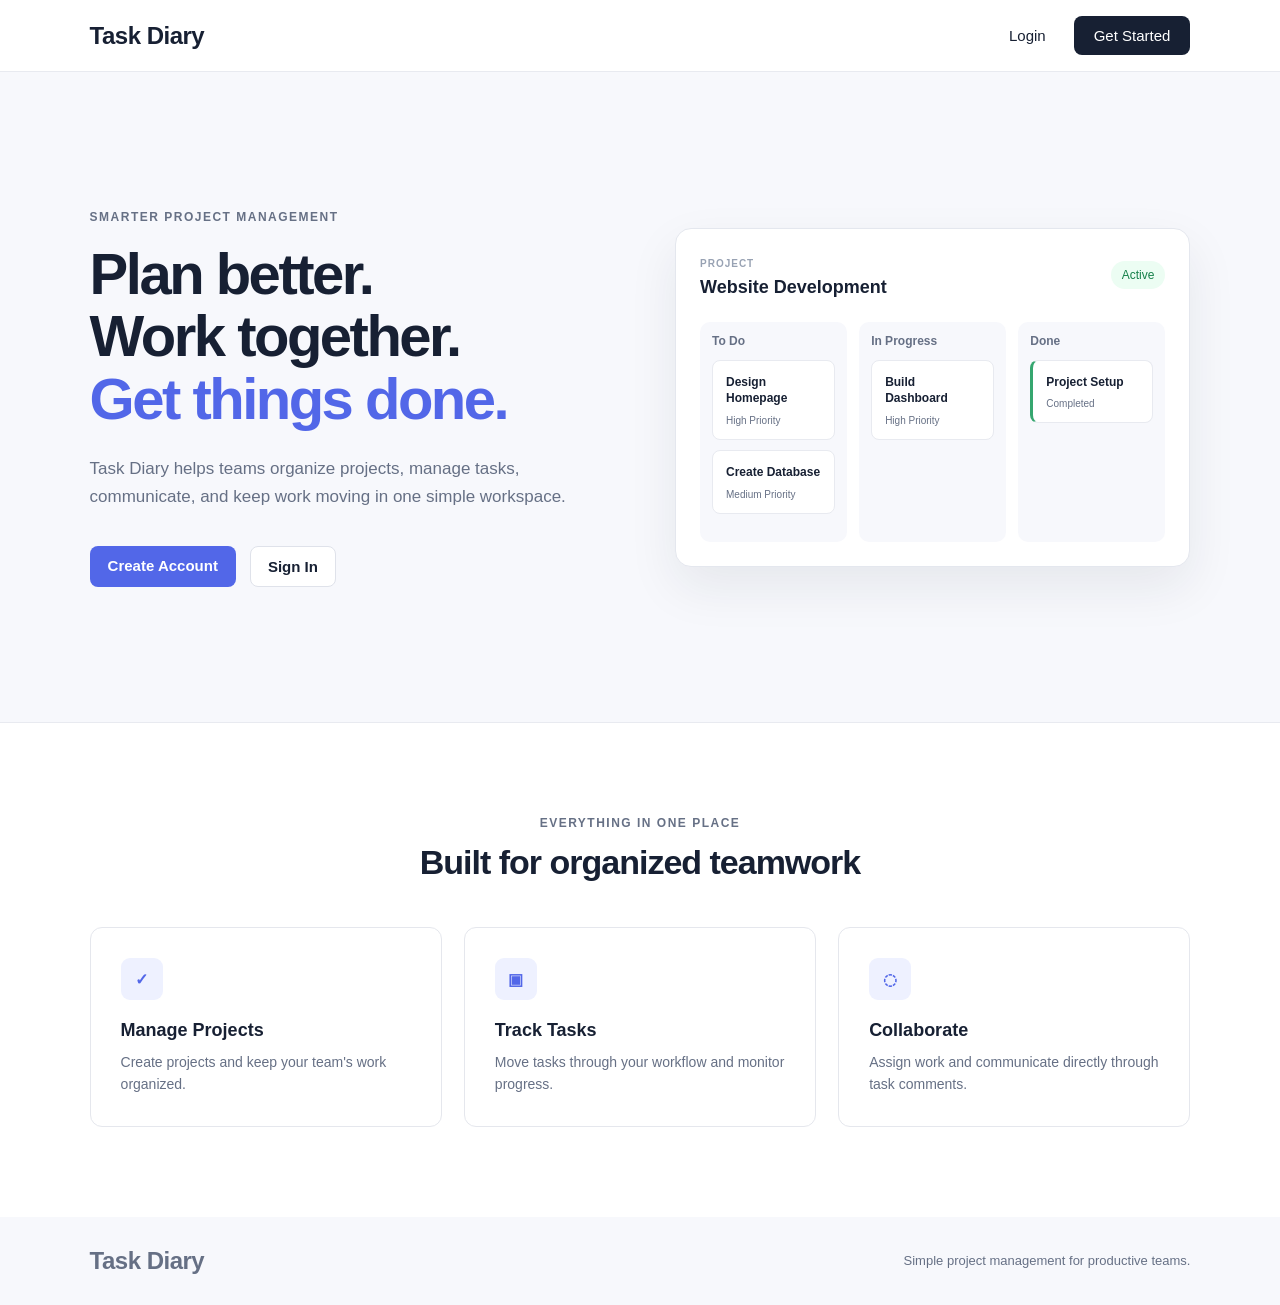
<file: frontend/index.html>
<!DOCTYPE html>
<html lang="en">
<head>
    <meta charset="UTF-8">
    <meta name="viewport" content="width=device-width, initial-scale=1.0">
    <title>Task Diary</title>
    <link rel="stylesheet" href="css/style.css">
</head>
<body>

    <header class="navbar">
        <div class="logo">Task Diary</div>

        <nav>
            <a href="login.html">Login</a>
            <a href="register.html" class="nav-button">Get Started</a>
        </nav>
    </header>

    <main class="hero">
        <div class="hero-content">
            <span class="hero-tag">SMARTER PROJECT MANAGEMENT</span>

            <h1>
                Plan better.<br>
                Work together.<br>
                <span>Get things done.</span>
            </h1>

            <p>
                Task Diary helps teams organize projects, manage tasks,
                communicate, and keep work moving in one simple workspace.
            </p>

            <div class="hero-actions">
                <a href="register.html" class="primary-button">Create Account</a>
                <a href="login.html" class="secondary-button">Sign In</a>
            </div>
        </div>

        <div class="hero-board">
            <div class="board-header">
                <div>
                    <span>PROJECT</span>
                    <h3>Website Development</h3>
                </div>
                <span class="board-status">Active</span>
            </div>

            <div class="mini-board">
                <div class="mini-column">
                    <h4>To Do</h4>

                    <div class="mini-card">
                        <strong>Design Homepage</strong>
                        <small>High Priority</small>
                    </div>

                    <div class="mini-card">
                        <strong>Create Database</strong>
                        <small>Medium Priority</small>
                    </div>
                </div>

                <div class="mini-column">
                    <h4>In Progress</h4>

                    <div class="mini-card">
                        <strong>Build Dashboard</strong>
                        <small>High Priority</small>
                    </div>
                </div>

                <div class="mini-column">
                    <h4>Done</h4>

                    <div class="mini-card completed">
                        <strong>Project Setup</strong>
                        <small>Completed</small>
                    </div>
                </div>
            </div>
        </div>
    </main>

    <section class="features">
        <div class="section-heading">
            <span>EVERYTHING IN ONE PLACE</span>
            <h2>Built for organized teamwork</h2>
        </div>

        <div class="feature-grid">
            <div class="feature-card">
                <div class="feature-icon">✓</div>
                <h3>Manage Projects</h3>
                <p>Create projects and keep your team's work organized.</p>
            </div>

            <div class="feature-card">
                <div class="feature-icon">▣</div>
                <h3>Track Tasks</h3>
                <p>Move tasks through your workflow and monitor progress.</p>
            </div>

            <div class="feature-card">
                <div class="feature-icon">◌</div>
                <h3>Collaborate</h3>
                <p>Assign work and communicate directly through task comments.</p>
            </div>
        </div>
    </section>

    <footer>
        <div class="logo">Task Diary</div>
        <p>Simple project management for productive teams.</p>
    </footer>

</body>
</html>
</file>
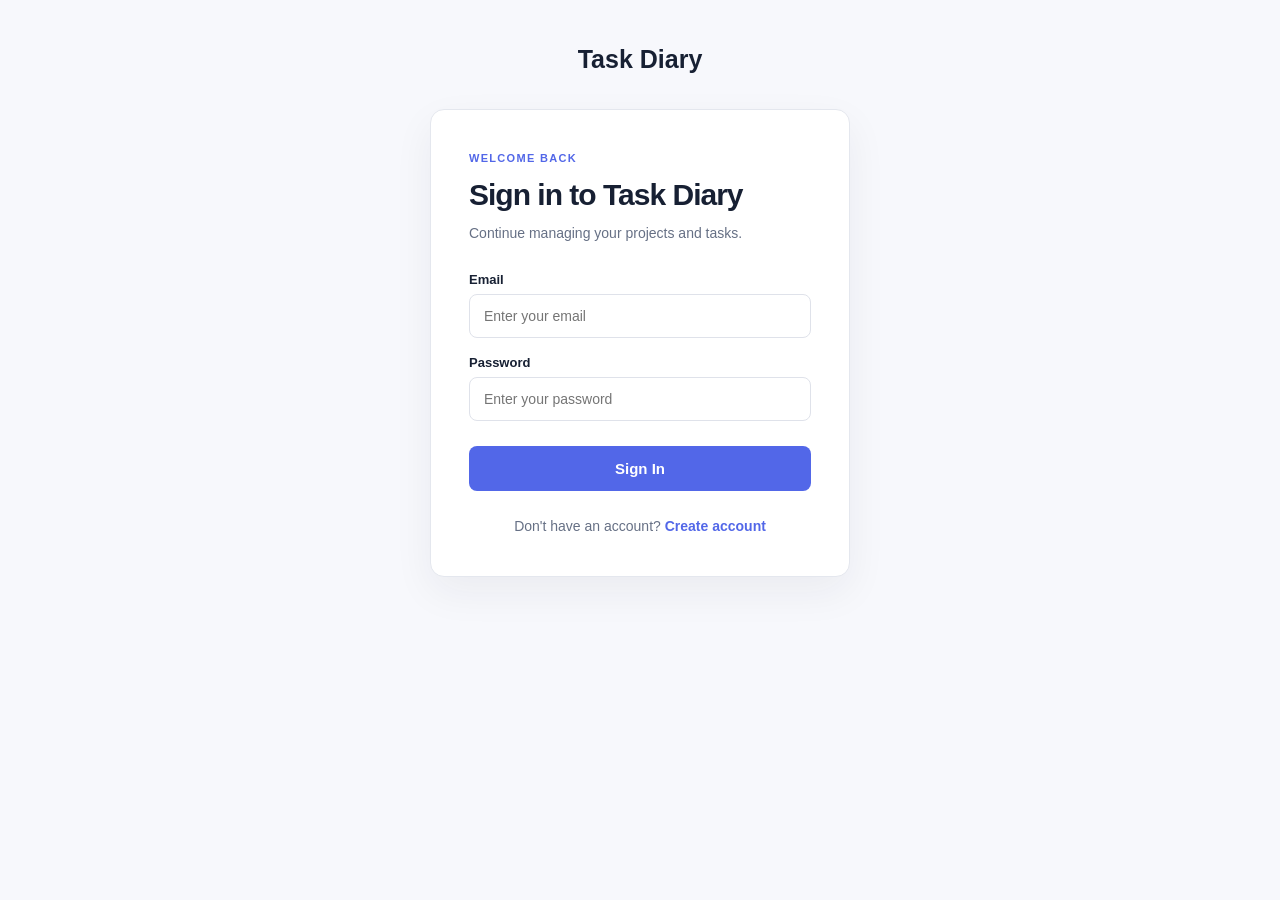
<file: frontend/dashboard.html>
<!DOCTYPE html>
<html lang="en">
<head>
    <meta charset="UTF-8">
    <meta name="viewport" content="width=device-width, initial-scale=1.0">
    <title>Dashboard - Task Diary</title>
    <link rel="stylesheet" href="css/style.css">
</head>
<body class="dashboard-page">

    <header class="dashboard-navbar">
        <a href="dashboard.html" class="dashboard-logo">Task Diary</a>

        <nav class="dashboard-nav">
            <span id="userName"></span>
            <button id="logoutButton">Logout</button>
        </nav>
    </header>

    <main class="dashboard-container">

        <section class="dashboard-welcome">
            <div>
                <span class="dashboard-label">YOUR WORKSPACE</span>
                <h1>Welcome back, <span id="welcomeName"></span> 👋</h1>
                <p>Keep your projects organized and your work moving forward.</p>
            </div>

            <button id="newProjectButton" class="primary-button">
                + New Project
            </button>
        </section>

        <section class="stats-grid">
            <div class="stat-card">
                <span>Projects</span>
                <strong id="projectCount">0</strong>
            </div>

            <div class="stat-card">
                <span>Total Tasks</span>
                <strong id="taskCount">0</strong>
            </div>

            <div class="stat-card">
                <span>In Progress</span>
                <strong id="progressCount">0</strong>
            </div>

            <div class="stat-card">
                <span>Completed</span>
                <strong id="completedCount">0</strong>
            </div>
        </section>

        <section class="projects-section">
            <div class="section-top">
                <div>
                    <span class="dashboard-label">PROJECTS</span>
                    <h2>My Projects</h2>
                </div>
            </div>

            <div id="projectsGrid" class="projects-grid"></div>
        </section>

    </main>

    <div id="projectModal" class="modal-overlay">
        <div class="modal">
            <button class="modal-close" id="closeModal">×</button>

            <span class="dashboard-label">NEW PROJECT</span>
            <h2>Create a project</h2>

            <form id="projectForm">
                <label>Project Name</label>
                <input
                    type="text"
                    id="projectName"
                    placeholder="Enter project name"
                    required
                >

                <label>Description</label>
                <textarea
                    id="projectDescription"
                    placeholder="What is this project about?"
                ></textarea>

                <button type="submit" class="primary-button">
                    Create Project
                </button>
            </form>

            <div id="projectMessage"></div>
        </div>
    </div>

    <script src="js/dashboard.js"></script>
</body>
</html>
</file>
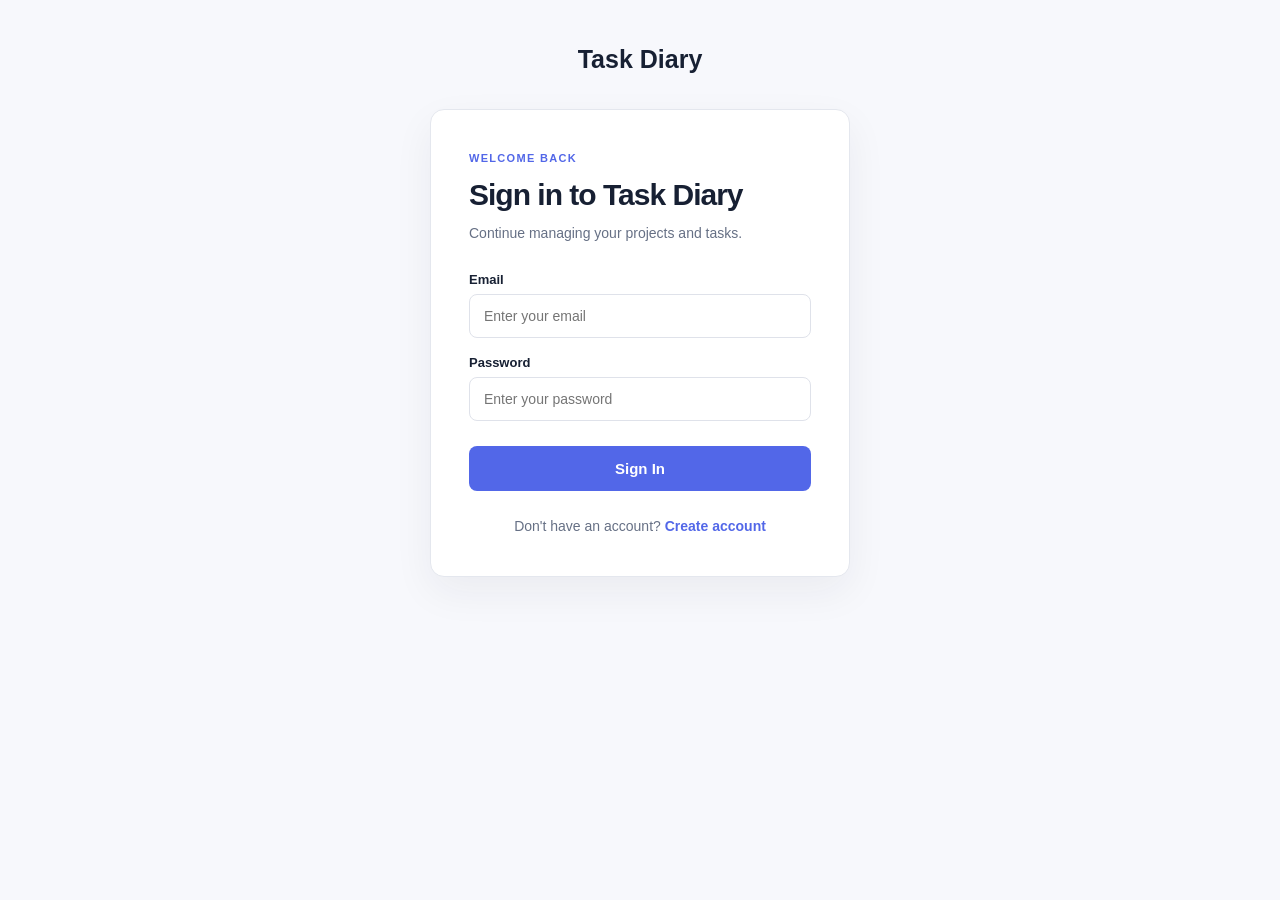
<file: frontend/login.html>
<!DOCTYPE html>
<html lang="en">
<head>
    <meta charset="UTF-8">
    <meta name="viewport" content="width=device-width, initial-scale=1.0">
    <title>Login - Task Diary</title>
    <link rel="stylesheet" href="css/style.css">
</head>
<body class="auth-page">

    <div class="auth-container">
        <div class="auth-brand">
            <a href="index.html">Task Diary</a>
        </div>

        <div class="auth-card">
            <span class="auth-label">WELCOME BACK</span>
            <h1>Sign in to Task Diary</h1>
            <p>Continue managing your projects and tasks.</p>

            <form id="loginForm">
                <label>Email</label>
                <input type="email" id="email" placeholder="Enter your email" required>

                <label>Password</label>
                <input type="password" id="password" placeholder="Enter your password" required>

                <button type="submit">Sign In</button>
            </form>

            <div id="loginMessage"></div>

            <p class="auth-switch">
                Don't have an account?
                <a href="register.html">Create account</a>
            </p>
        </div>
    </div>

    <script src="js/auth.js"></script>
</body>
</html>
</file>
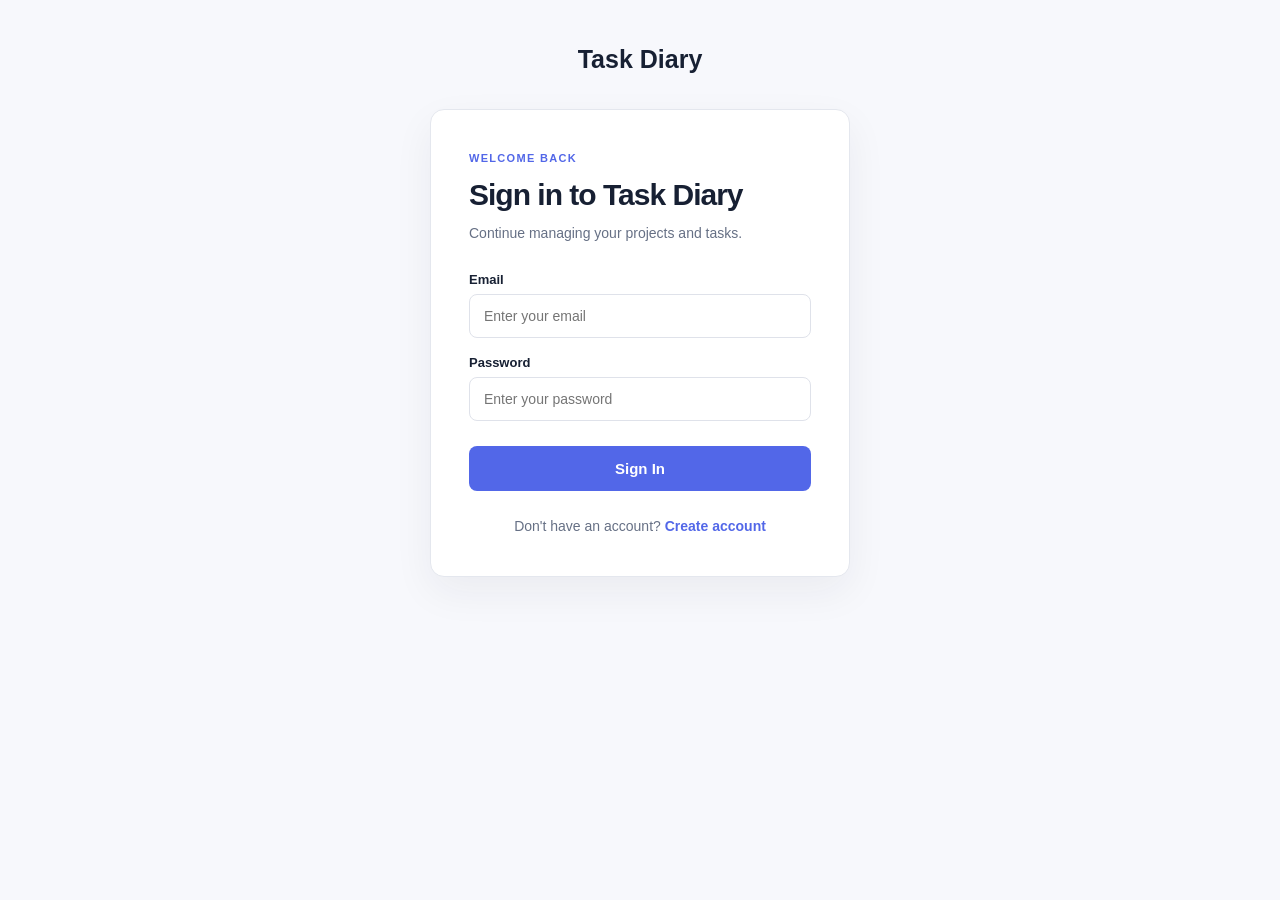
<file: frontend/project.html>
<!DOCTYPE html>
<html lang="en">

<head>
    <meta charset="UTF-8">
    <meta name="viewport" content="width=device-width, initial-scale=1.0">
    <title>Project - Task Diary</title>
    <link rel="stylesheet" href="css/style.css">
</head>

<body class="project-page">

    <header class="dashboard-navbar">
        <a href="dashboard.html" class="dashboard-logo">Task Diary</a>

        <nav class="dashboard-nav">
            <span id="userName"></span>
            <button id="logoutButton">Logout</button>
        </nav>
    </header>

    <main class="project-container">

        <section class="project-header">
            <div>
                <a href="dashboard.html" class="back-link">← Back to Dashboard</a>

                <span class="dashboard-label">PROJECT</span>

                <h1 id="projectName">Loading...</h1>

                <p id="projectDescription"></p>
            </div>

            <div class="project-actions">
                <button id="membersButton" class="secondary-button">
                    Members
                </button>

                <button id="newTaskButton" class="primary-button">
                    + Add Task
                </button>
            </div>
        </section>

        <section class="board">

            <div class="board-column">
                <div class="column-header">
                    <div>
                        <h3>To Do</h3>
                        <span id="todoCount">0 tasks</span>
                    </div>
                </div>

                <div id="todoTasks" class="task-list"></div>
            </div>

            <div class="board-column">
                <div class="column-header">
                    <div>
                        <h3>In Progress</h3>
                        <span id="progressTaskCount">0 tasks</span>
                    </div>
                </div>

                <div id="progressTasks" class="task-list"></div>
            </div>

            <div class="board-column">
                <div class="column-header">
                    <div>
                        <h3>Review</h3>
                        <span id="reviewCount">0 tasks</span>
                    </div>
                </div>

                <div id="reviewTasks" class="task-list"></div>
            </div>

            <div class="board-column">
                <div class="column-header">
                    <div>
                        <h3>Done</h3>
                        <span id="doneCount">0 tasks</span>
                    </div>
                </div>

                <div id="doneTasks" class="task-list"></div>
            </div>

        </section>

    </main>

    <div id="taskModal" class="modal-overlay">

        <div class="modal">

            <button class="modal-close" id="closeTaskModal">×</button>

            <span class="dashboard-label">NEW TASK</span>

            <h2>Create a task</h2>

            <form id="taskForm">

                <label>Task Title</label>

                <input type="text" id="taskTitle" placeholder="Enter task title" required>

                <label>Description</label>

                <textarea id="taskDescription" placeholder="Describe the task"></textarea>

                <label>Priority</label>

                <select id="taskPriority">
                    <option value="LOW">Low</option>
                    <option value="MEDIUM" selected>Medium</option>
                    <option value="HIGH">High</option>
                </select>

                <label>Status</label>

                <select id="taskStatus">
                    <option value="TODO">To Do</option>
                    <option value="IN PROGRESS">In Progress</option>
                    <option value="REVIEW">Review</option>
                    <option value="DONE">Done</option>
                </select>

                <label>Due Date</label>

                <input type="date" id="taskDueDate">

                <label>Assign To</label>

                <select id="taskAssignee">
                    <option value="">Unassigned</option>
                </select>

                <button type="submit" class="primary-button">
                    Create Task
                </button>

            </form>

            <div id="taskMessage"></div>

        </div>

    </div>

    <div id="taskDetailsModal" class="modal-overlay">

        <div class="modal task-details-modal">

            <button class="modal-close" id="closeTaskDetails">×</button>

            <span class="dashboard-label">TASK DETAILS</span>

            <h2 id="detailTaskTitle">Task</h2>

            <p id="detailTaskDescription" class="task-detail-description"></p>

            <div class="task-detail-grid">

                <div>
                    <span>Priority</span>
                    <strong id="detailTaskPriority"></strong>
                </div>

                <div>
                    <span>Status</span>
                    <strong id="detailTaskStatus"></strong>
                </div>

                <div>
                    <span>Assigned To</span>
                    <strong id="detailTaskAssignee"></strong>
                </div>

                <div>
                    <span>Due Date</span>
                    <strong id="detailTaskDueDate"></strong>
                </div>

            </div>

            <div class="task-detail-actions">

                <button id="editTaskButton" class="secondary-button">
                    Edit Task
                </button>

                <button id="deleteTaskButton" class="delete-button">
                    Delete Task
                </button>

            </div>

            <div class="comments-section">

                <span class="dashboard-label">COMMENTS</span>

                <div id="commentsList" class="comments-list"></div>

                <form id="commentForm" class="comment-form">

                    <input type="text" id="commentInput" placeholder="Write a comment..." required>

                    <button type="submit" class="primary-button">
                        Comment
                    </button>

                </form>

                <div id="commentMessage"></div>

            </div>

        </div>

    </div>

    <div id="editTaskModal" class="modal-overlay">

        <div class="modal">

            <button class="modal-close" id="closeEditTask">×</button>

            <span class="dashboard-label">EDIT TASK</span>

            <h2>Edit task</h2>

            <form id="editTaskForm">

                <label>Task Title</label>

                <input type="text" id="editTaskTitle" required>

                <label>Description</label>

                <textarea id="editTaskDescription" placeholder="Describe the task"></textarea>

                <label>Priority</label>

                <select id="editTaskPriority">
                    <option value="LOW">Low</option>
                    <option value="MEDIUM">Medium</option>
                    <option value="HIGH">High</option>
                </select>

                <label>Status</label>

                <select id="editTaskStatus">
                    <option value="TODO">To Do</option>
                    <option value="IN PROGRESS">In Progress</option>
                    <option value="REVIEW">Review</option>
                    <option value="DONE">Done</option>
                </select>

                <label>Due Date</label>

                <input type="date" id="editTaskDueDate">

                <label>Assign To</label>

                <select id="editTaskAssignee">
                    <option value="">Unassigned</option>
                </select>

                <button type="submit" class="primary-button">
                    Save Changes
                </button>

            </form>

            <div id="editTaskMessage"></div>

        </div>

    </div>

    <div id="membersModal" class="modal-overlay">

        <div class="modal members-modal">

            <button class="modal-close" id="closeMembers">×</button>

            <span class="dashboard-label">PROJECT MEMBERS</span>

            <h2>Manage members</h2>

            <form id="memberForm">

                <label>Member Email</label>

                <input type="email" id="memberEmail" placeholder="Enter member email" required>

                <button type="submit" class="primary-button">
                    Add Member
                </button>

            </form>

            <div id="memberMessage"></div>

            <div class="members-list" id="membersList"></div>

        </div>

    </div>

    <script src="js/project.js"></script>

</body>

</html>
</file>
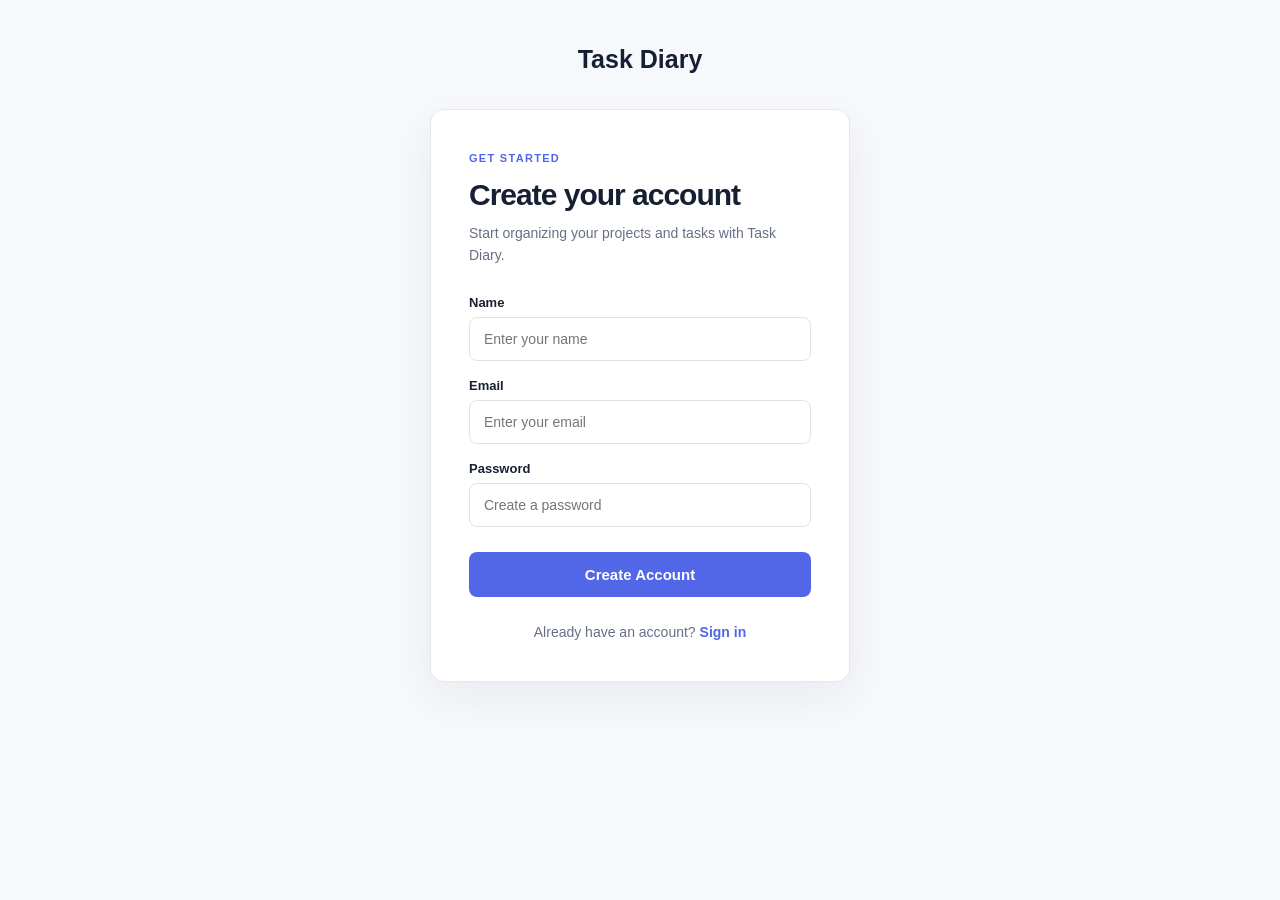
<file: frontend/register.html>
<!DOCTYPE html>
<html lang="en">
<head>
    <meta charset="UTF-8">
    <meta name="viewport" content="width=device-width, initial-scale=1.0">
    <title>Create Account - Task Diary</title>
    <link rel="stylesheet" href="css/style.css">
</head>
<body class="auth-page">

    <div class="auth-container">
        <div class="auth-brand">
            <a href="index.html">Task Diary</a>
        </div>

        <div class="auth-card">
            <span class="auth-label">GET STARTED</span>
            <h1>Create your account</h1>
            <p>Start organizing your projects and tasks with Task Diary.</p>

            <form id="registerForm">
                <label>Name</label>
                <input type="text" id="name" placeholder="Enter your name" required>

                <label>Email</label>
                <input type="email" id="email" placeholder="Enter your email" required>

                <label>Password</label>
                <input type="password" id="password" placeholder="Create a password" required>

                <button type="submit">Create Account</button>
            </form>

            <div id="registerMessage"></div>

            <p class="auth-switch">
                Already have an account?
                <a href="login.html">Sign in</a>
            </p>
        </div>
    </div>

    <script src="js/auth.js"></script>
</body>
</html>
</file>
<file: frontend/css/style.css>
* {
    margin: 0;
    padding: 0;
    box-sizing: border-box;
}

body {
    font-family: Arial, sans-serif;
    background: #f7f8fc;
    color: #172033;
}

a {
    text-decoration: none;
    color: inherit;
}

.navbar {
    height: 72px;
    padding: 0 7%;
    display: flex;
    align-items: center;
    justify-content: space-between;
    background: #ffffff;
    border-bottom: 1px solid #e8eaf0;
}

.logo {
    font-size: 24px;
    font-weight: 700;
    letter-spacing: -0.5px;
}

.navbar nav {
    display: flex;
    align-items: center;
    gap: 28px;
    font-size: 15px;
}

.nav-button {
    background: #172033;
    color: #ffffff;
    padding: 11px 20px;
    border-radius: 8px;
}

.hero {
    min-height: 650px;
    padding: 90px 7%;
    display: grid;
    grid-template-columns: 1fr 1fr;
    gap: 70px;
    align-items: center;
}

.hero-content {
    max-width: 600px;
}

.hero-tag,
.section-heading span {
    font-size: 12px;
    font-weight: 700;
    letter-spacing: 1.5px;
    color: #667085;
}

.hero h1 {
    margin-top: 18px;
    font-size: 58px;
    line-height: 1.08;
    letter-spacing: -2.5px;
}

.hero h1 span {
    color: #5267e8;
}

.hero p {
    margin-top: 24px;
    max-width: 520px;
    color: #667085;
    font-size: 17px;
    line-height: 1.7;
}

.hero-actions {
    margin-top: 34px;
    display: flex;
    gap: 14px;
}

.primary-button,
.secondary-button {
    padding: 14px 23px;
    border-radius: 8px;
    font-size: 15px;
    font-weight: 600;
}

.primary-button {
    background: #5267e8;
    color: white;
}

.secondary-button {
    background: white;
    border: 1px solid #dfe2ea;
}

.hero-board {
    background: white;
    border: 1px solid #e4e7ee;
    border-radius: 16px;
    padding: 24px;
    box-shadow: 0 20px 50px rgba(31, 41, 55, 0.08);
}

.board-header {
    display: flex;
    justify-content: space-between;
    align-items: center;
    margin-bottom: 24px;
}

.board-header span:first-child {
    color: #98a2b3;
    font-size: 10px;
    font-weight: 700;
    letter-spacing: 1px;
}

.board-header h3 {
    margin-top: 6px;
    font-size: 18px;
}

.board-status {
    background: #ecfdf3;
    color: #16804a;
    padding: 7px 11px;
    border-radius: 20px;
    font-size: 12px;
}

.mini-board {
    display: grid;
    grid-template-columns: repeat(3, 1fr);
    gap: 12px;
}

.mini-column {
    background: #f7f8fc;
    padding: 12px;
    border-radius: 10px;
    min-height: 220px;
}

.mini-column h4 {
    font-size: 12px;
    margin-bottom: 12px;
    color: #667085;
}

.mini-card {
    background: white;
    padding: 13px;
    border-radius: 8px;
    margin-bottom: 10px;
    border: 1px solid #e8eaf0;
}

.mini-card strong {
    display: block;
    font-size: 12px;
    line-height: 1.4;
}

.mini-card small {
    display: block;
    margin-top: 8px;
    font-size: 10px;
    color: #667085;
}

.completed {
    border-left: 3px solid #35a66f;
}

.features {
    background: white;
    padding: 90px 7%;
    border-top: 1px solid #e8eaf0;
}

.section-heading {
    text-align: center;
}

.section-heading h2 {
    margin-top: 12px;
    font-size: 34px;
    letter-spacing: -1px;
}

.feature-grid {
    margin-top: 45px;
    display: grid;
    grid-template-columns: repeat(3, 1fr);
    gap: 22px;
}

.feature-card {
    padding: 30px;
    border: 1px solid #e5e7ed;
    border-radius: 12px;
}

.feature-icon {
    width: 42px;
    height: 42px;
    display: flex;
    align-items: center;
    justify-content: center;
    background: #eef1ff;
    color: #5267e8;
    border-radius: 9px;
    font-weight: bold;
}

.feature-card h3 {
    margin-top: 20px;
    font-size: 18px;
}

.feature-card p {
    margin-top: 10px;
    color: #667085;
    line-height: 1.6;
    font-size: 14px;
}

footer {
    padding: 30px 7%;
    display: flex;
    justify-content: space-between;
    align-items: center;
    color: #667085;
    background: #f7f8fc;
    font-size: 13px;
}

@media (max-width: 900px) {
    .hero {
        grid-template-columns: 1fr;
        padding-top: 60px;
    }

    .hero h1 {
        font-size: 46px;
    }

    .feature-grid {
        grid-template-columns: 1fr;
    }
}

@media (max-width: 600px) {
    .navbar {
        padding: 0 5%;
    }

    .navbar nav a:first-child {
        display: none;
    }

    .hero,
    .features {
        padding-left: 5%;
        padding-right: 5%;
    }

    .hero h1 {
        font-size: 40px;
    }

    .mini-board {
        grid-template-columns: 1fr;
    }

    footer {
        flex-direction: column;
        gap: 12px;
    }
}
.auth-page {
    min-height: 100vh;
    background: #f7f8fc;
    display: flex;
    justify-content: center;
}

.auth-container {
    width: 100%;
    max-width: 460px;
    padding: 45px 20px;
}

.auth-brand {
    text-align: center;
    margin-bottom: 35px;
}

.auth-brand a {
    font-size: 25px;
    font-weight: 700;
}

.auth-card {
    background: white;
    border: 1px solid #e4e7ee;
    border-radius: 14px;
    padding: 38px;
    box-shadow: 0 15px 40px rgba(31, 41, 55, 0.06);
}

.auth-label {
    color: #5267e8;
    font-size: 11px;
    font-weight: 700;
    letter-spacing: 1.3px;
}

.auth-card h1 {
    margin-top: 12px;
    font-size: 30px;
    letter-spacing: -1px;
}

.auth-card > p {
    margin-top: 10px;
    color: #667085;
    font-size: 14px;
    line-height: 1.6;
}

.auth-card form {
    margin-top: 28px;
}

.auth-card label {
    display: block;
    margin-top: 17px;
    margin-bottom: 7px;
    font-size: 13px;
    font-weight: 600;
}

.auth-card input {
    width: 100%;
    padding: 13px 14px;
    border: 1px solid #dfe2ea;
    border-radius: 8px;
    outline: none;
    font-size: 14px;
}

.auth-card input:focus {
    border-color: #5267e8;
}

.auth-card button {
    width: 100%;
    margin-top: 25px;
    padding: 14px;
    border: none;
    border-radius: 8px;
    background: #5267e8;
    color: white;
    font-size: 15px;
    font-weight: 600;
    cursor: pointer;
}

.auth-switch {
    text-align: center;
    margin-top: 24px !important;
}

.auth-switch a {
    color: #5267e8;
    font-weight: 600;
}

#registerMessage,
#loginMessage {
    margin-top: 15px;
    font-size: 13px;
    text-align: center;
}
.dashboard-page {
    background: #f7f8fc;
    min-height: 100vh;
}

.dashboard-navbar {
    height: 72px;
    padding: 0 6%;
    background: white;
    border-bottom: 1px solid #e5e7ed;
    display: flex;
    align-items: center;
    justify-content: space-between;
}

.dashboard-logo {
    font-size: 23px;
    font-weight: 700;
}

.dashboard-nav {
    display: flex;
    align-items: center;
    gap: 20px;
}

.dashboard-nav span {
    font-size: 14px;
    font-weight: 600;
}

.dashboard-nav button {
    padding: 9px 15px;
    background: white;
    border: 1px solid #dfe2ea;
    border-radius: 7px;
    cursor: pointer;
}

.dashboard-container {
    width: 88%;
    max-width: 1250px;
    margin: auto;
    padding: 55px 0;
}

.dashboard-welcome {
    display: flex;
    align-items: center;
    justify-content: space-between;
    gap: 30px;
}

.dashboard-label {
    font-size: 11px;
    font-weight: 700;
    letter-spacing: 1.3px;
    color: #667085;
}

.dashboard-welcome h1 {
    margin-top: 10px;
    font-size: 34px;
    letter-spacing: -1px;
}

.dashboard-welcome h1 span {
    color: #5267e8;
}

.dashboard-welcome p {
    margin-top: 9px;
    color: #667085;
    font-size: 14px;
}

.stats-grid {
    margin-top: 40px;
    display: grid;
    grid-template-columns: repeat(4, 1fr);
    gap: 18px;
}

.stat-card {
    background: white;
    border: 1px solid #e5e7ed;
    border-radius: 11px;
    padding: 22px;
}

.stat-card span {
    display: block;
    color: #667085;
    font-size: 13px;
}

.stat-card strong {
    display: block;
    margin-top: 12px;
    font-size: 28px;
}

.projects-section {
    margin-top: 55px;
}

.section-top h2 {
    margin-top: 7px;
    font-size: 25px;
}

.projects-grid {
    margin-top: 22px;
    display: grid;
    grid-template-columns: repeat(3, 1fr);
    gap: 18px;
}

.project-card {
    background: white;
    border: 1px solid #e5e7ed;
    border-radius: 11px;
    padding: 23px;
    cursor: pointer;
    transition: 0.2s;
}

.project-card:hover {
    transform: translateY(-3px);
    box-shadow: 0 12px 30px rgba(31, 41, 55, 0.07);
}

.project-card h3 {
    font-size: 18px;
}

.project-card p {
    margin-top: 10px;
    color: #667085;
    font-size: 13px;
    line-height: 1.6;
    min-height: 42px;
}

.project-meta {
    margin-top: 22px;
    padding-top: 15px;
    border-top: 1px solid #edf0f4;
    color: #667085;
    font-size: 12px;
}

.empty-projects {
    grid-column: 1 / -1;
    text-align: center;
    background: white;
    border: 1px dashed #d8dce5;
    border-radius: 11px;
    padding: 50px 20px;
    color: #667085;
}

.modal-overlay {
    position: fixed;
    inset: 0;
    background: rgba(15, 23, 42, 0.45);
    display: none;
    align-items: center;
    justify-content: center;
    padding: 20px;
}

.modal-overlay.active {
    display: flex;
}

.modal {
    position: relative;
    width: 100%;
    max-width: 480px;
    background: white;
    border-radius: 14px;
    padding: 32px;
}

.modal h2 {
    margin-top: 9px;
    font-size: 25px;
}

.modal-close {
    position: absolute;
    right: 18px;
    top: 15px;
    border: none;
    background: none;
    font-size: 27px;
    color: #667085;
    cursor: pointer;
}

.modal form {
    margin-top: 25px;
}

.modal label {
    display: block;
    margin-top: 16px;
    margin-bottom: 7px;
    font-size: 13px;
    font-weight: 600;
}

.modal input,
.modal textarea {
    width: 100%;
    border: 1px solid #dfe2ea;
    border-radius: 8px;
    padding: 12px;
    font-family: inherit;
    outline: none;
}

.modal textarea {
    min-height: 100px;
    resize: vertical;
}

.modal .primary-button {
    border: none;
    margin-top: 20px;
    cursor: pointer;
}

#projectMessage {
    margin-top: 12px;
    font-size: 13px;
}

@media (max-width: 900px) {
    .stats-grid {
        grid-template-columns: repeat(2, 1fr);
    }

    .projects-grid {
        grid-template-columns: repeat(2, 1fr);
    }
}

@media (max-width: 650px) {
    .dashboard-navbar {
        padding: 0 5%;
    }

    .dashboard-container {
        width: 90%;
    }

    .dashboard-welcome {
        align-items: flex-start;
        flex-direction: column;
    }

    .stats-grid,
    .projects-grid {
        grid-template-columns: 1fr;
    }

    .dashboard-welcome h1 {
        font-size: 28px;
    }
}
.project-container {
    width: 94%;
    max-width: 1450px;
    margin: auto;
    padding: 45px 0;
}

.project-header {
    display: flex;
    justify-content: space-between;
    align-items: flex-end;
    gap: 30px;
    margin-bottom: 35px;
}

.back-link {
    display: inline-block;
    margin-bottom: 25px;
    color: #667085;
    font-size: 13px;
}

.project-header h1 {
    margin-top: 9px;
    font-size: 34px;
    letter-spacing: -1px;
}

.project-header p {
    margin-top: 9px;
    color: #667085;
    font-size: 14px;
}

.project-actions {
    display: flex;
    gap: 10px;
}

.secondary-button {
    padding: 11px 17px;
    background: white;
    border: 1px solid #dfe2ea;
    border-radius: 8px;
    font-weight: 600;
    cursor: pointer;
}

.primary-button {
    padding: 11px 18px;
    border: none;
    border-radius: 8px;
    background: #5267e8;
    color: white;
    font-weight: 600;
    cursor: pointer;
}

.board {
    display: grid;
    grid-template-columns: repeat(4, minmax(240px, 1fr));
    gap: 18px;
    align-items: start;
}

.board-column {
    background: #eef0f5;
    border-radius: 12px;
    padding: 15px;
    min-height: 430px;
}

.column-header {
    padding: 4px 4px 15px;
}

.column-header h3 {
    font-size: 15px;
}

.column-header span {
    display: block;
    margin-top: 4px;
    color: #667085;
    font-size: 12px;
}

.task-list {
    min-height: 350px;
}

.task-card {
    background: white;
    border: 1px solid #e1e4eb;
    border-radius: 9px;
    padding: 16px;
    margin-bottom: 12px;
    cursor: pointer;
    transition: 0.2s;
}

.task-card:hover {
    transform: translateY(-2px);
    box-shadow: 0 8px 20px rgba(31, 41, 55, 0.08);
}

.task-card h4 {
    font-size: 15px;
    line-height: 1.4;
}

.task-card p {
    margin-top: 8px;
    color: #667085;
    font-size: 12px;
    line-height: 1.5;
}

.task-info {
    display: flex;
    justify-content: space-between;
    align-items: center;
    gap: 8px;
    margin-top: 15px;
}

.priority-badge {
    display: inline-block;
    padding: 4px 8px;
    border-radius: 5px;
    font-size: 10px;
    font-weight: 700;
}

.priority-low {
    background: #eef7ee;
    color: #3f7d3f;
}

.priority-medium {
    background: #fff6df;
    color: #9a6b00;
}

.priority-high {
    background: #fff0f0;
    color: #c23b3b;
}

.task-assignee {
    color: #667085;
    font-size: 11px;
}

.task-due {
    margin-top: 12px;
    color: #667085;
    font-size: 11px;
}

.task-empty {
    padding: 30px 10px;
    text-align: center;
    color: #98a0af;
    font-size: 12px;
}

.modal select {
    width: 100%;
    border: 1px solid #dfe2ea;
    border-radius: 8px;
    padding: 12px;
    font-family: inherit;
    background: white;
    outline: none;
}

.modal select:focus,
.modal input:focus,
.modal textarea:focus {
    border-color: #5267e8;
}

@media (max-width: 1100px) {
    .board {
        grid-template-columns: repeat(2, minmax(240px, 1fr));
    }
}

@media (max-width: 700px) {
    .project-container {
        width: 90%;
    }

    .project-header {
        align-items: flex-start;
        flex-direction: column;
    }

    .project-actions {
        width: 100%;
    }

    .project-actions button {
        flex: 1;
    }

    .board {
        grid-template-columns: 1fr;
    }
}
.task-details-modal {
    max-width: 650px;
    max-height: 90vh;
    overflow-y: auto;
}

.task-detail-description {
    margin-top: 12px;
    color: #667085;
    font-size: 14px;
    line-height: 1.6;
}

.task-detail-grid {
    margin-top: 25px;
    display: grid;
    grid-template-columns: repeat(2, 1fr);
    gap: 12px;
}

.task-detail-grid div {
    padding: 14px;
    background: #f7f8fc;
    border-radius: 8px;
}

.task-detail-grid span {
    display: block;
    color: #667085;
    font-size: 11px;
}

.task-detail-grid strong {
    display: block;
    margin-top: 5px;
    font-size: 13px;
}

.task-detail-actions {
    display: flex;
    gap: 10px;
    margin-top: 22px;
}

.delete-button {
    padding: 11px 17px;
    border: 1px solid #f0caca;
    border-radius: 8px;
    background: #fff5f5;
    color: #c23b3b;
    font-weight: 600;
    cursor: pointer;
}

.comments-section {
    margin-top: 30px;
    padding-top: 25px;
    border-top: 1px solid #e5e7ed;
}

.comments-list {
    margin-top: 15px;
}

.comment-item {
    padding: 13px;
    margin-bottom: 10px;
    background: #f7f8fc;
    border-radius: 8px;
}

.comment-top {
    display: flex;
    justify-content: space-between;
    gap: 10px;
}

.comment-top strong {
    font-size: 12px;
}

.comment-top span {
    color: #98a0af;
    font-size: 10px;
}

.comment-item p {
    margin-top: 7px;
    color: #475467;
    font-size: 13px;
    line-height: 1.5;
}

.comment-form {
    display: flex;
    gap: 8px;
    margin-top: 15px;
}

.comment-form input {
    flex: 1;
    border: 1px solid #dfe2ea;
    border-radius: 8px;
    padding: 11px;
    outline: none;
}

.comment-form button {
    border: none;
    white-space: nowrap;
}

#commentMessage {
    margin-top: 8px;
    font-size: 12px;
}

@media (max-width: 600px) {
    .task-detail-grid {
        grid-template-columns: 1fr;
    }

    .comment-form {
        flex-direction: column;
    }
}
#editTaskMessage {
    margin-top: 12px;
    font-size: 13px;
}

#editTaskForm {
    margin-top: 25px;
}

#editTaskForm label {
    display: block;
    margin-top: 16px;
    margin-bottom: 7px;
    font-size: 13px;
    font-weight: 600;
}

#editTaskForm input,
#editTaskForm textarea,
#editTaskForm select {
    width: 100%;
    border: 1px solid #dfe2ea;
    border-radius: 8px;
    padding: 12px;
    font-family: inherit;
    outline: none;
    background: white;
}

#editTaskForm textarea {
    min-height: 100px;
    resize: vertical;
}

#editTaskForm input:focus,
#editTaskForm textarea:focus,
#editTaskForm select:focus {
    border-color: #5267e8;
}

#editTaskForm button {
    margin-top: 20px;
    border: none;
}
.members-modal {
    max-width: 550px;
}

#memberForm {
    margin-top: 25px;
}

#memberForm label {
    display: block;
    margin-bottom: 7px;
    font-size: 13px;
    font-weight: 600;
}

#memberForm input {
    width: 100%;
    border: 1px solid #dfe2ea;
    border-radius: 8px;
    padding: 12px;
    font-family: inherit;
    outline: none;
    margin-bottom: 12px;
}

#memberForm input:focus {
    border-color: #5267e8;
}

#memberMessage {
    margin-top: 12px;
    font-size: 13px;
}

.members-list {
    margin-top: 25px;
    border-top: 1px solid #e5e7ed;
    padding-top: 20px;
}

.member-item {
    display: flex;
    justify-content: space-between;
    align-items: center;
    padding: 12px;
    background: #f7f8fc;
    border-radius: 8px;
    margin-bottom: 8px;
}

.member-info strong {
    display: block;
    font-size: 13px;
}

.member-info span {
    display: block;
    margin-top: 3px;
    color: #667085;
    font-size: 11px;
}

.member-role {
    font-size: 10px;
    color: #667085;
}
.board-column.drag-over {
    background: #e2e6f4;
    outline: 2px dashed #5267e8;
    outline-offset: -2px;
}

.task-card {
    cursor: grab;
}

.task-card:active {
    cursor: grabbing;
}
</file>
